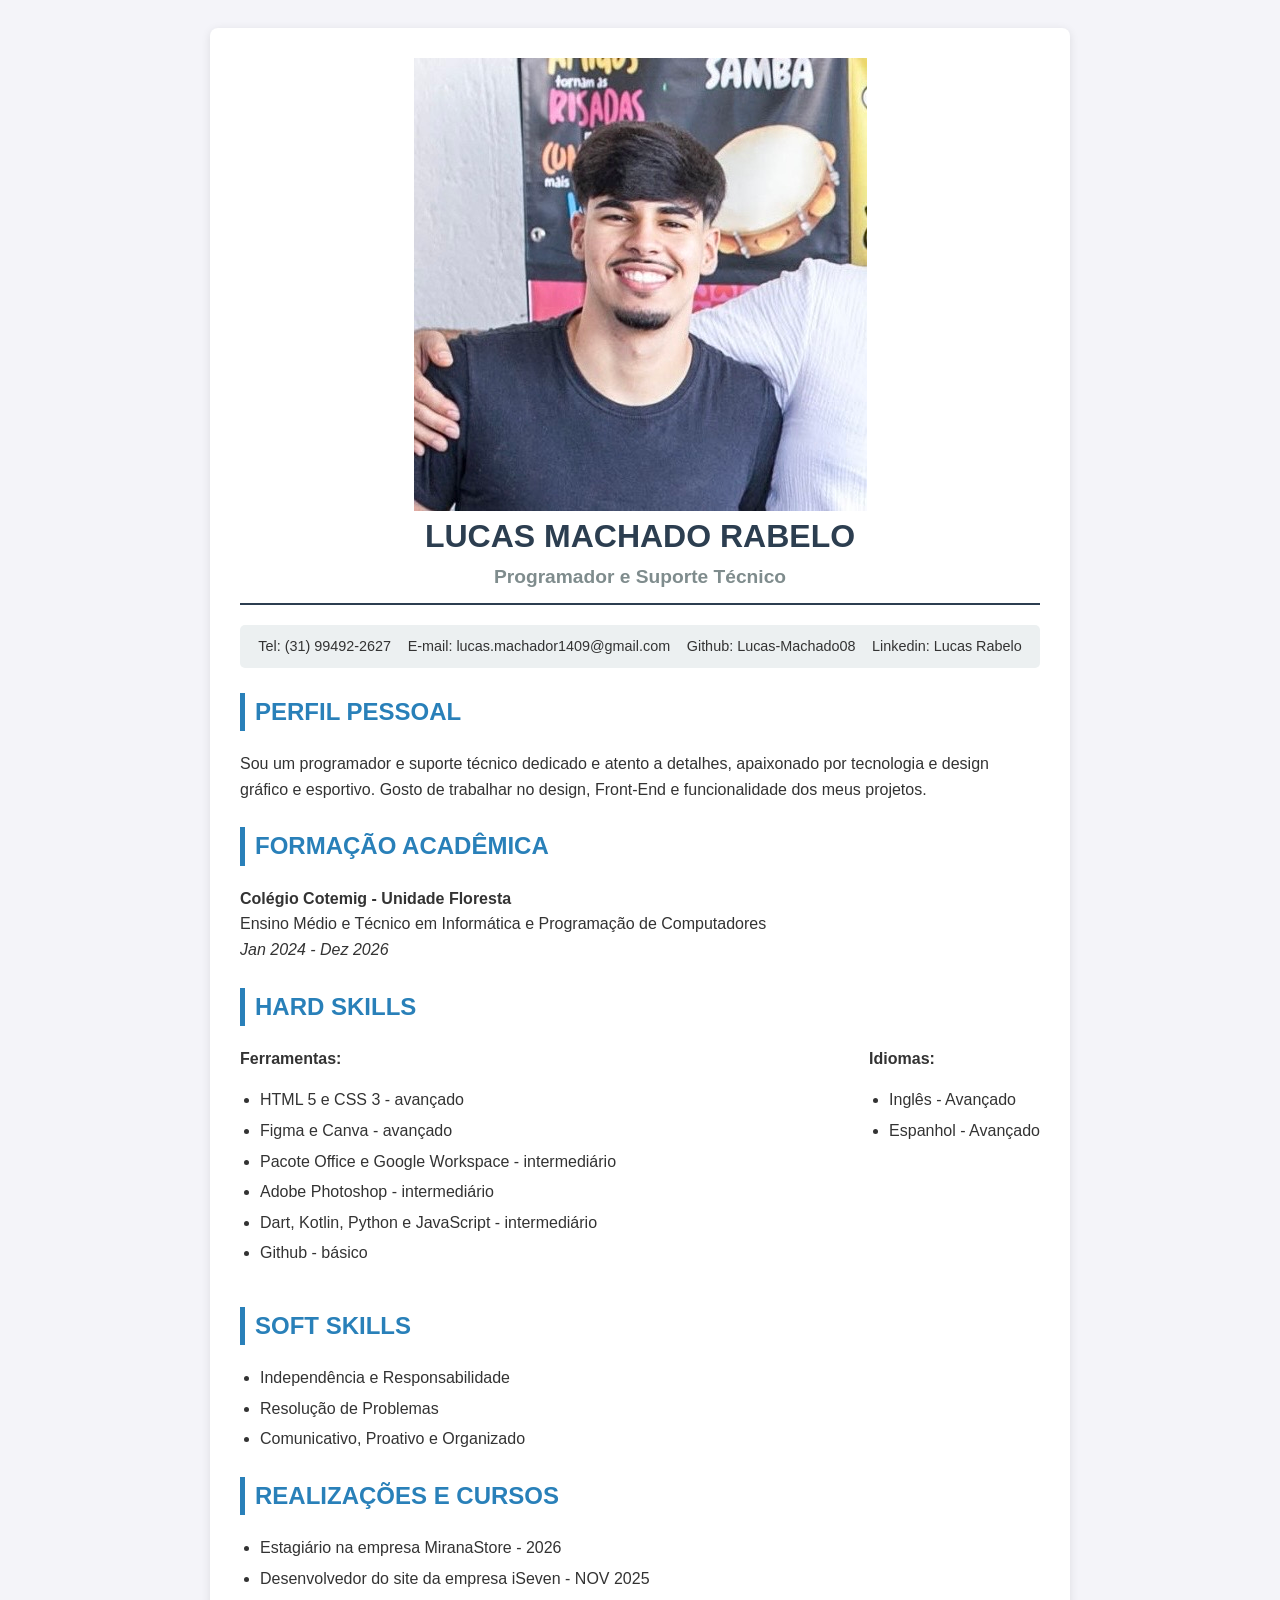
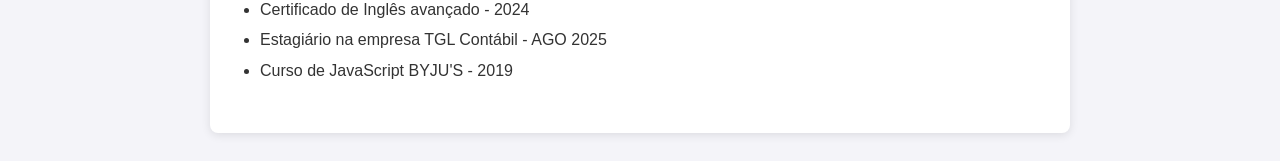
<file: Flask/templates/index.html>
<!DOCTYPE html>
<html lang="pt-PT">

<head>
    <meta charset="UTF-8">
    <meta name="viewport" content="width=device-width, initial-scale=1.0">
    <title>Currículo - Lucas Machado Rabelo</title>
    <link rel="stylesheet" href="style.css">
</head>

<body>
    <div class="container">
        <header>
            <img src="76c8094d-8675-4acd-8995-a3ee7b247baa.jpg" alt="">

            <h1>LUCAS MACHADO RABELO </h1>
            <div class="subtitle">Programador e Suporte Técnico</div>
        </header>

        <div class="contact-info">
            <span>Tel: (31) 99492-2627</span>
            <span>E-mail: lucas.machador1409@gmail.com</span>
            <span>Github: Lucas-Machado08</span>
            <span>Linkedin: Lucas Rabelo</span>
        </div>

        <div class="section">
            <h2>PERFIL PESSOAL</h2>
            <p>Sou um programador e suporte técnico dedicado e atento a detalhes, apaixonado por tecnologia e design
                gráfico e esportivo. Gosto de trabalhar no design, Front-End e funcionalidade dos meus projetos.</p>
        </div>

        <div class="section">
            <h2>FORMAÇÃO ACADÊMICA</h2>
            <p><strong>Colégio Cotemig - Unidade Floresta</strong><br>
                Ensino Médio e Técnico em Informática e Programação de Computadores<br>
                <em>Jan 2024 - Dez 2026</em>
            </p>
        </div>

        <div class="section">
            <h2>HARD SKILLS</h2>
            <div class="skills">
                <div>
                    <strong>Ferramentas:</strong>
                    <ul>
                        <li>HTML 5 e CSS 3 - avançado</li>
                        <li>Figma e Canva - avançado</li>
                        <li>Pacote Office e Google Workspace - intermediário</li>
                        <li>Adobe Photoshop - intermediário</li>
                        <li>Dart, Kotlin, Python e JavaScript - intermediário</li>
                        <li>Github - básico</li>
                    </ul>
                </div>
                <div>
                    <strong>Idiomas:</strong>
                    <ul>
                        <li>Inglês - Avançado</li>
                        <li>Espanhol - Avançado</li>
                    </ul>
                </div>
            </div>
        </div>

        <div class="section">
            <h2>SOFT SKILLS</h2>
            <ul>
                <li>Independência e Responsabilidade</li>
                <li>Resolução de Problemas</li>
                <li>Comunicativo, Proativo e Organizado</li>
            </ul>
        </div>

        <div class="section">
            <h2>REALIZAÇÕES E CURSOS</h2>
            <ul>
                <li>Estagiário na empresa MiranaStore - 2026</li>
                <li>Desenvolvedor do site da empresa iSeven - NOV 2025</li>
                <li>Certificado de Inglês avançado - 2024</li>
                <li>Estagiário na empresa TGL Contábil - AGO 2025</li>
                <li>Curso de JavaScript BYJU'S - 2019</li>
            </ul>
        </div>
    </div>
</body>

</html>
</file>
<file: Flask/templates/style.css>
body {
        font-family: 'Arial', sans-serif;
        line-height: 1.6;
        color: #333;
        background-color: #f4f4f9;
        padding: 20px;
}

.container {
        max-width: 800px;
        margin: auto;
        background: #fff;
        padding: 30px;
        border-radius: 8px;
        box-shadow: 0 2px 10px rgba(0, 0, 0, 0.1);
}

/* Adicionado estilo para centralizar o cabeçalho e formatar a imagem */
header {
        border-bottom: 2px solid #2c3e50;
        padding-bottom: 10px;
        margin-bottom: 20px;
        text-align: center;
        display: flex;
        flex-direction: column;
        align-items: center;
}

.profile-pic {
        width: 150px;
        height: 150px;
        border-radius: 50%;
        object-fit: cover;
        border: 3px solid #2980b9;
        margin-bottom: 15px;
}

h1 {
        margin: 0;
        color: #2c3e50;
}

.subtitle {
        font-size: 1.2em;
        color: #7f8c8d;
        font-weight: bold;
}

h2 {
        color: #2980b9;
        border-left: 5px solid #2980b9;
        padding-left: 10px;
        margin-top: 25px;
}

.contact-info {
        display: flex;
        justify-content: space-around;
        flex-wrap: wrap;
        background: #ecf0f1;
        padding: 10px;
        border-radius: 5px;
        font-size: 0.9em;
}

.section {
        margin-bottom: 20px;
}

.skills {
        display: flex;
        justify-content: space-between;
}

ul {
        padding-left: 20px;
}

li {
        margin-bottom: 5px;
}
</file>
